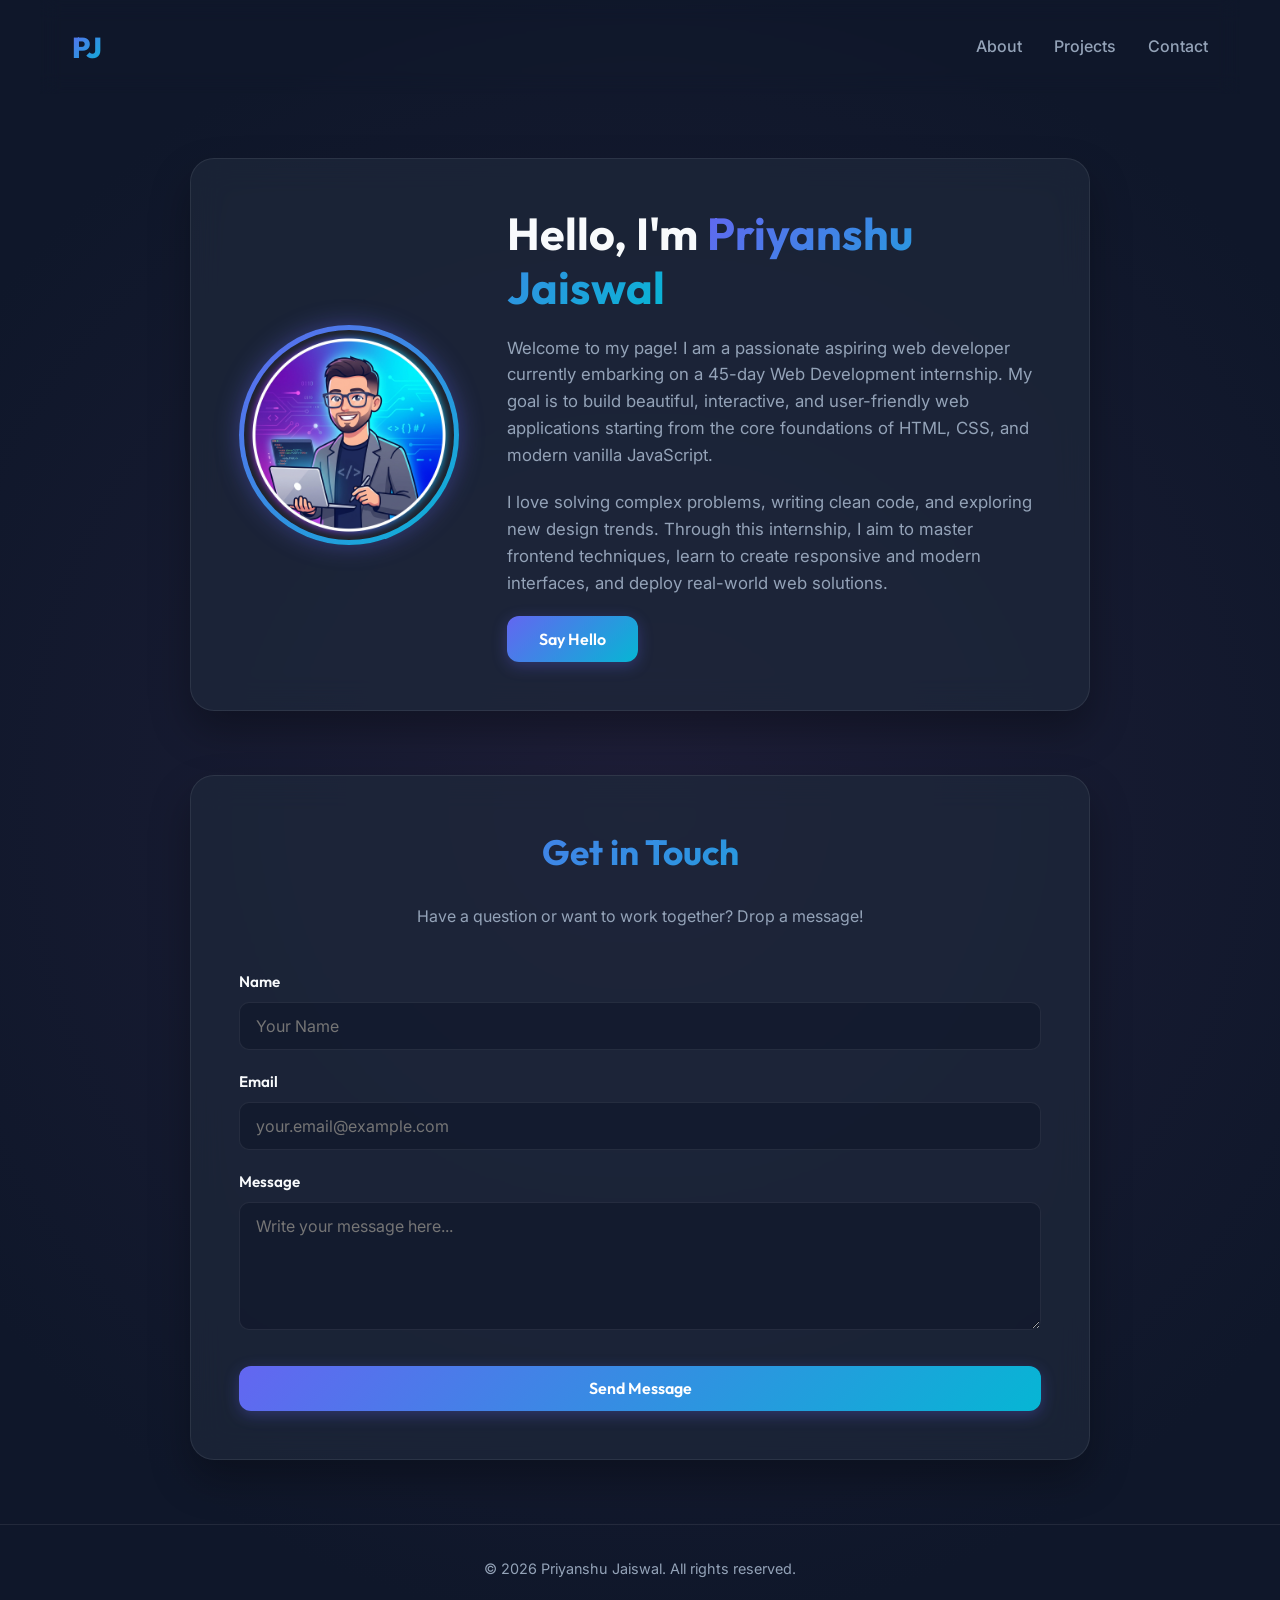
<file: index.html>
<!DOCTYPE html>
<html lang="en">
<head>
    <meta charset="UTF-8">
    <meta name="viewport" content="width=device-width, initial-scale=1.0">
    <meta name="description" content="Personal introduction and portfolio webpage for Priyanshu Jaiswal. Built for Web Development Internship Task 1.">
    <title>Priyanshu Jaiswal | Personal Webpage</title>
    
    <!-- Google Fonts: Outfit (headings) and Inter (body) -->
    <link rel="preconnect" href="https://fonts.googleapis.com">
    <link rel="preconnect" href="https://fonts.gstatic.com" crossorigin>
    <link href="https://fonts.googleapis.com/css2?family=Inter:wght@300;400;500;600&family=Outfit:wght@400;600;700;800&display=swap" rel="stylesheet">
    
    <!-- Link to external stylesheet -->
    <link rel="stylesheet" href="style.css">
</head>
<body>
    <!-- Header Navigation -->
    <header class="header">
        <div class="logo">PJ</div>
        <nav class="nav-menu">
            <a href="#about" class="nav-link" id="nav-about">About</a>
            <a href="#projects" class="nav-link" id="nav-projects">Projects</a>
            <a href="#contact" class="nav-link" id="nav-contact">Contact</a>
        </nav>
    </header>

    <!-- Main Content -->
    <main class="main-content">
        <!-- About Section -->
        <section id="about" class="intro-section">
            <div class="card">
                <!-- Avatar image container -->
                <div class="avatar-container">
                    <img src="profile.png" alt="Priyanshu Jaiswal Profile Picture" class="avatar-img" id="avatar-img">
                </div>
                
                <!-- Text contents -->
                <div class="intro-text">
                    <h1 class="main-heading">Hello, I'm <span class="highlight">Priyanshu Jaiswal</span></h1>
                    <p class="paragraph">
                        Welcome to my page! I am a passionate aspiring web developer currently embarking on a 45-day Web Development internship. My goal is to build beautiful, interactive, and user-friendly web applications starting from the core foundations of HTML, CSS, and modern vanilla JavaScript.
                    </p>
                    <p class="paragraph">
                        I love solving complex problems, writing clean code, and exploring new design trends. Through this internship, I aim to master frontend techniques, learn to create responsive and modern interfaces, and deploy real-world web solutions.
                    </p>
                    
                    <!-- Call to Action button -->
                    <button class="cta-btn" id="greet-btn">Say Hello</button>
                </div>
            </div>
        </section>

        <!-- Contact Section -->
        <section id="contact" class="contact-section">
            <div class="card contact-card">
                <h2 class="section-heading">Get in Touch</h2>
                <p class="section-subheading">Have a question or want to work together? Drop a message!</p>
                
                <form id="contact-form" novalidate>
                    <div class="form-group">
                        <label for="form-name" class="form-label">Name</label>
                        <input type="text" id="form-name" class="form-input" placeholder="Your Name" required autocomplete="name">
                        <span class="error-msg" id="name-error">Name is required</span>
                    </div>
                    
                    <div class="form-group">
                        <label for="form-email" class="form-label">Email</label>
                        <input type="email" id="form-email" class="form-input" placeholder="your.email@example.com" required autocomplete="email">
                        <span class="error-msg" id="email-error">Please enter a valid email address</span>
                    </div>
                    
                    <div class="form-group">
                        <label for="form-message" class="form-label">Message</label>
                        <textarea id="form-message" class="form-input form-textarea" rows="5" placeholder="Write your message here..." required></textarea>
                        <span class="error-msg" id="message-error">Message cannot be empty</span>
                    </div>

                    <!-- Inline Success Alert -->
                    <div class="success-alert" id="success-alert">
                        Message sent successfully! Thank you for reaching out.
                    </div>
                    
                    <button type="submit" class="cta-btn submit-btn" id="submit-btn">Send Message</button>
                </form>
            </div>
        </section>
    </main>

    <!-- Footer -->
    <footer class="footer">
        <p>&copy; 2026 Priyanshu Jaiswal. All rights reserved.</p>
    </footer>

    <!-- Link to JavaScript -->
    <script src="script.js"></script>
</body>
</html>
</file>
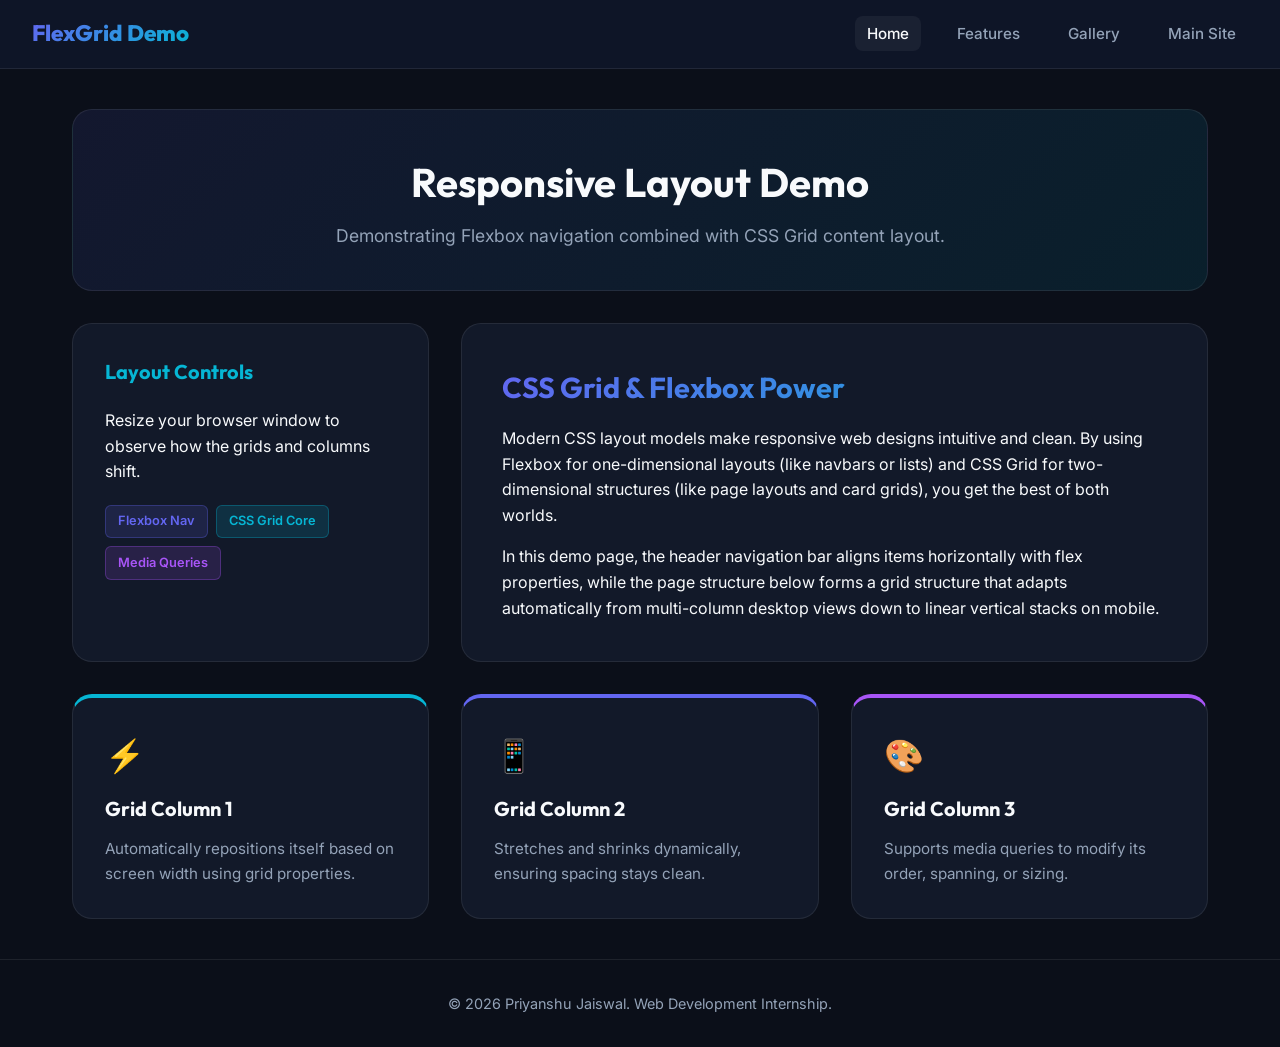
<file: layout.html>
<!DOCTYPE html>
<html lang="en">
<head>
    <meta charset="UTF-8">
    <meta name="viewport" content="width=device-width, initial-scale=1.0">
    <meta name="description" content="Responsive layout demonstration utilizing CSS Flexbox and CSS Grid. Built for Web Development Internship Task 2.">
    <title>Responsive Layout Demo | Flexbox & CSS Grid</title>
    
    <!-- Google Fonts: Outfit & Inter -->
    <link rel="preconnect" href="https://fonts.googleapis.com">
    <link rel="preconnect" href="https://fonts.gstatic.com" crossorigin>
    <link href="https://fonts.googleapis.com/css2?family=Inter:wght@400;500;600&family=Outfit:wght@600;700;800&display=swap" rel="stylesheet">
    
    <link rel="stylesheet" href="layout.css">
</head>
<body>
    <!-- Navigation Bar: Built using CSS Flexbox -->
    <nav class="flex-navbar">
        <div class="navbar-brand">FlexGrid Demo</div>
        
        <!-- Toggle button for mobile navigation menu -->
        <button class="navbar-toggle" id="mobile-menu-toggle" aria-label="Toggle Navigation">
            <span class="bar"></span>
            <span class="bar"></span>
            <span class="bar"></span>
        </button>

        <ul class="navbar-links" id="navbar-links">
            <li><a href="#" class="active">Home</a></li>
            <li><a href="#">Features</a></li>
            <li><a href="#">Gallery</a></li>
            <li><a href="index.html">Main Site</a></li>
        </ul>
    </nav>

    <!-- Content Area: Built using CSS Grid -->
    <main class="grid-container">
        
        <!-- Header Banner Section -->
        <header class="grid-header">
            <h1>Responsive Layout Demo</h1>
            <p>Demonstrating Flexbox navigation combined with CSS Grid content layout.</p>
        </header>

        <!-- Sidebar Navigation/Panel -->
        <aside class="grid-sidebar">
            <h3>Layout Controls</h3>
            <p>Resize your browser window to observe how the grids and columns shift.</p>
            <div class="status-tags">
                <span class="tag tag-flex">Flexbox Nav</span>
                <span class="tag tag-grid">CSS Grid Core</span>
                <span class="tag tag-media">Media Queries</span>
            </div>
        </aside>

        <!-- Main Feature Article -->
        <article class="grid-main-feature">
            <h2>CSS Grid & Flexbox Power</h2>
            <p>
                Modern CSS layout models make responsive web designs intuitive and clean. By using Flexbox for one-dimensional layouts (like navbars or lists) and CSS Grid for two-dimensional structures (like page layouts and card grids), you get the best of both worlds.
            </p>
            <p>
                In this demo page, the header navigation bar aligns items horizontally with flex properties, while the page structure below forms a grid structure that adapts automatically from multi-column desktop views down to linear vertical stacks on mobile.
            </p>
        </article>

        <!-- Dynamic Card 1 -->
        <section class="grid-card card-cyan">
            <div class="card-icon">⚡</div>
            <h3>Grid Column 1</h3>
            <p>Automatically repositions itself based on screen width using grid properties.</p>
        </section>

        <!-- Dynamic Card 2 -->
        <section class="grid-card card-indigo">
            <div class="card-icon">📱</div>
            <h3>Grid Column 2</h3>
            <p>Stretches and shrinks dynamically, ensuring spacing stays clean.</p>
        </section>

        <!-- Dynamic Card 3 -->
        <section class="grid-card card-purple">
            <div class="card-icon">🎨</div>
            <h3>Grid Column 3</h3>
            <p>Supports media queries to modify its order, spanning, or sizing.</p>
        </section>
        
    </main>

    <!-- Footer -->
    <footer class="layout-footer">
        <p>&copy; 2026 Priyanshu Jaiswal. Web Development Internship.</p>
    </footer>

    <!-- Simple JS to toggle navbar on mobile -->
    <script>
        const toggleBtn = document.getElementById('mobile-menu-toggle');
        const navLinks = document.getElementById('navbar-links');
        
        toggleBtn.addEventListener('click', () => {
            navLinks.classList.toggle('active');
            toggleBtn.classList.toggle('active');
        });
    </script>
</body>
</html>
</file>
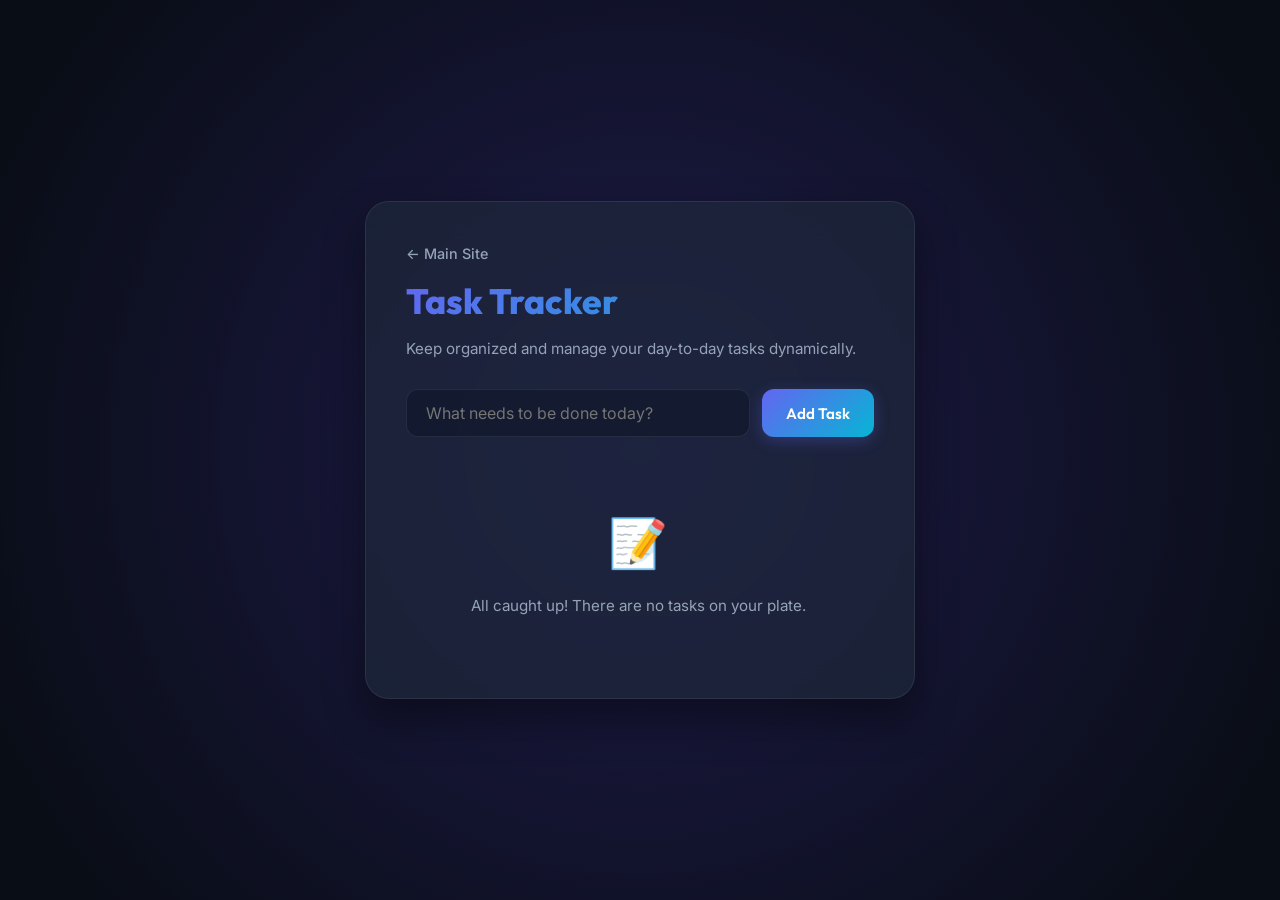
<file: todo.html>
<!DOCTYPE html>
<html lang="en">
<head>
    <meta charset="UTF-8">
    <meta name="viewport" content="width=device-width, initial-scale=1.0">
    <meta name="description" content="Dynamic To-Do list app using vanilla HTML, CSS, and Javascript. Built for Web Development Internship Task 2.">
    <title>Inter-Active To-Do List</title>
    
    <!-- Google Fonts: Outfit & Inter -->
    <link rel="preconnect" href="https://fonts.googleapis.com">
    <link rel="preconnect" href="https://fonts.gstatic.com" crossorigin>
    <link href="https://fonts.googleapis.com/css2?family=Inter:wght@400;500;600&family=Outfit:wght@600;700;800&display=swap" rel="stylesheet">
    
    <link rel="stylesheet" href="todo.css">
</head>
<body>
    <div class="todo-app-container">
        
        <!-- App Header -->
        <header class="todo-header">
            <a href="index.html" class="back-link">&larr; Main Site</a>
            <h1>Task Tracker</h1>
            <p>Keep organized and manage your day-to-day tasks dynamically.</p>
        </header>

        <!-- Input and Add Controls -->
        <div class="todo-input-section">
            <form id="todo-form">
                <input type="text" id="todo-input" placeholder="What needs to be done today?" autocomplete="off">
                <button type="submit" id="add-task-btn">Add Task</button>
            </form>
            <span class="input-error" id="input-error">Please enter a task name!</span>
        </div>

        <!-- Task List Container -->
        <div class="todo-list-section">
            <!-- Empty state illustration container -->
            <div class="empty-state" id="empty-state">
                <div class="empty-icon">📝</div>
                <p>All caught up! There are no tasks on your plate.</p>
            </div>
            
            <ul class="todo-list" id="todo-list">
                <!-- Task list items will be generated here dynamically by javascript -->
            </ul>
        </div>

        <!-- Task Summary Footer (Inline Stats) -->
        <div class="todo-summary" id="todo-summary" style="display: none;">
            <p><span id="task-count">0</span> active tasks pending</p>
            <button class="clear-all-btn" id="clear-all-btn">Clear All</button>
        </div>

    </div>

    <!-- Script File Linking -->
    <script src="todo.js"></script>
</body>
</html>
</file>
<file: style.css>
/* Reset and Base Styles */
* {
    margin: 0;
    padding: 0;
    box-sizing: border-box;
}

:root {
    --bg-dark: #0f172a;
    --bg-card: rgba(30, 41, 59, 0.7);
    --border-color: rgba(255, 255, 255, 0.08);
    --primary-color: #6366f1; /* Indigo gradient start */
    --secondary-color: #06b6d4; /* Cyan gradient end */
    --text-primary: #f8fafc;
    --text-secondary: #94a3b8;
    --font-heading: 'Outfit', sans-serif;
    --font-body: 'Inter', sans-serif;
    --transition-speed: 0.3s;
}

body {
    background: radial-gradient(circle at 50% 50%, #1e1e38 0%, var(--bg-dark) 80%);
    color: var(--text-primary);
    font-family: var(--font-body);
    min-height: 100vh;
    display: flex;
    flex-direction: column;
    overflow-x: hidden;
    line-height: 1.6;
}

/* Header & Navigation */
.header {
    width: 100%;
    max-width: 1200px;
    margin: 0 auto;
    padding: 1.5rem 2rem;
    display: flex;
    justify-content: space-between;
    align-items: center;
    backdrop-filter: blur(10px);
    z-index: 10;
}

.logo {
    font-family: var(--font-heading);
    font-size: 1.8rem;
    font-weight: 800;
    background: linear-gradient(135deg, var(--primary-color), var(--secondary-color));
    -webkit-background-clip: text;
    -webkit-text-fill-color: transparent;
    letter-spacing: -1px;
}

.nav-menu {
    display: flex;
    gap: 2rem;
}

.nav-link {
    color: var(--text-secondary);
    text-decoration: none;
    font-weight: 500;
    font-size: 1rem;
    transition: color var(--transition-speed);
    position: relative;
}

.nav-link::after {
    content: '';
    position: absolute;
    width: 0;
    height: 2px;
    bottom: -4px;
    left: 0;
    background-color: var(--secondary-color);
    transition: width var(--transition-speed);
}

.nav-link:hover {
    color: var(--text-primary);
}

.nav-link:hover::after {
    width: 100%;
}

/* Main Content Area */
.main-content {
    flex: 1;
    display: flex;
    flex-direction: column;
    justify-content: center;
    align-items: center;
    gap: 4rem;
    padding: 4rem 2rem;
    width: 100%;
}

.intro-section {
    max-width: 900px;
    width: 100%;
    animation: fadeIn 1s ease-out;
}

/* Glassmorphic Card Styling */
.card {
    background: var(--bg-card);
    border: 1px solid var(--border-color);
    border-radius: 24px;
    padding: 3rem;
    display: flex;
    gap: 3rem;
    align-items: center;
    box-shadow: 0 20px 40px rgba(0, 0, 0, 0.3);
    backdrop-filter: blur(16px);
}

/* Profile Image Styling */
.avatar-container {
    flex-shrink: 0;
    width: 220px;
    height: 220px;
    border-radius: 50%;
    background: linear-gradient(135deg, var(--primary-color), var(--secondary-color));
    padding: 5px; /* Creates the border glow frame */
    box-shadow: 0 0 25px rgba(99, 102, 241, 0.4);
    transition: transform var(--transition-speed), box-shadow var(--transition-speed);
}

.avatar-img {
    width: 100%;
    height: 100%;
    object-fit: cover;
    border-radius: 50%;
    background-color: var(--bg-dark);
}

.avatar-container:hover {
    transform: scale(1.05);
    box-shadow: 0 0 35px rgba(6, 182, 212, 0.6);
}

/* Intro Text styling */
.intro-text {
    flex: 1;
    display: flex;
    flex-direction: column;
    gap: 1.25rem;
}

.main-heading {
    font-family: var(--font-heading);
    font-size: 2.8rem;
    font-weight: 700;
    line-height: 1.2;
}

.highlight {
    background: linear-gradient(135deg, var(--primary-color), var(--secondary-color));
    -webkit-background-clip: text;
    -webkit-text-fill-color: transparent;
}

.paragraph {
    color: var(--text-secondary);
    font-size: 1.05rem;
}

/* Button with Gradient and Micro-animation */
.cta-btn {
    align-self: flex-start;
    padding: 0.8rem 2rem;
    border: none;
    border-radius: 12px;
    background: linear-gradient(135deg, var(--primary-color), var(--secondary-color));
    color: white;
    font-family: var(--font-heading);
    font-size: 1rem;
    font-weight: 600;
    cursor: pointer;
    box-shadow: 0 4px 15px rgba(99, 102, 241, 0.3);
    transition: transform var(--transition-speed), box-shadow var(--transition-speed);
}

.cta-btn:hover {
    transform: translateY(-2px);
    box-shadow: 0 6px 20px rgba(6, 182, 212, 0.5);
}

.cta-btn:active {
    transform: translateY(0);
}

/* Footer Styling */
.footer {
    text-align: center;
    padding: 2rem;
    color: var(--text-secondary);
    font-size: 0.9rem;
    border-top: 1px solid var(--border-color);
}

/* Keyframe Animations */
@keyframes fadeIn {
    from {
        opacity: 0;
        transform: translateY(20px);
    }
    to {
        opacity: 1;
        transform: translateY(0);
    }
}

/* Media Queries for responsiveness */
@media (max-width: 768px) {
    .card {
        flex-direction: column;
        text-align: center;
        padding: 2rem;
        gap: 2rem;
    }

    .cta-btn {
        align-self: center;
    }

    .main-heading {
        font-size: 2.2rem;
    }
}

/* Contact Section Styling */
.contact-section {
    max-width: 900px;
    width: 100%;
    animation: fadeIn 1s ease-out;
}

.contact-card {
    flex-direction: column;
    align-items: stretch;
    gap: 1.5rem;
}

.section-heading {
    font-family: var(--font-heading);
    font-size: 2.2rem;
    font-weight: 700;
    text-align: center;
    background: linear-gradient(135deg, var(--primary-color), var(--secondary-color));
    -webkit-background-clip: text;
    -webkit-text-fill-color: transparent;
}

.section-subheading {
    color: var(--text-secondary);
    text-align: center;
    font-size: 1rem;
    margin-bottom: 1rem;
}

#contact-form {
    display: flex;
    flex-direction: column;
    gap: 1.25rem;
}

.form-group {
    display: flex;
    flex-direction: column;
    gap: 0.5rem;
}

.form-label {
    font-family: var(--font-heading);
    font-size: 0.95rem;
    font-weight: 600;
    color: var(--text-primary);
}

.form-input {
    width: 100%;
    padding: 0.8rem 1rem;
    border-radius: 10px;
    border: 1px solid var(--border-color);
    background-color: rgba(15, 23, 42, 0.6);
    color: var(--text-primary);
    font-family: var(--font-body);
    font-size: 1rem;
    transition: border-color var(--transition-speed), box-shadow var(--transition-speed);
}

.form-input:focus {
    outline: none;
    border-color: var(--secondary-color);
    box-shadow: 0 0 10px rgba(6, 182, 212, 0.2);
}

.form-textarea {
    resize: vertical;
    font-family: var(--font-body);
}

.submit-btn {
    width: 100%;
    margin-top: 1rem;
    justify-content: center;
    text-align: center;
}

/* Error States */
.error-msg {
    color: #ef4444;
    font-size: 0.85rem;
    display: none;
    margin-top: 0.25rem;
    animation: slideDown 0.2s ease-out;
}

.form-input.invalid-field {
    border-color: #ef4444;
    box-shadow: 0 0 10px rgba(239, 68, 68, 0.15);
}

/* Inline success alert styling */
.success-alert {
    display: none;
    background-color: rgba(16, 185, 129, 0.15);
    border: 1px solid rgba(16, 185, 129, 0.3);
    color: #10b981;
    padding: 1rem;
    border-radius: 12px;
    font-size: 0.95rem;
    text-align: center;
    font-weight: 500;
    animation: fadeIn 0.4s ease-out;
}

@keyframes slideDown {
    from {
        opacity: 0;
        transform: translateY(-5px);
    }
    to {
        opacity: 1;
        transform: translateY(0);
    }
}
</file>
<file: layout.css>
/* Reset and Variables */
* {
    margin: 0;
    padding: 0;
    box-sizing: border-box;
}

:root {
    --bg-dark: #0b0f19;
    --bg-card: rgba(22, 30, 49, 0.7);
    --border-color: rgba(255, 255, 255, 0.08);
    --text-primary: #f8fafc;
    --text-secondary: #94a3b8;
    --font-heading: 'Outfit', sans-serif;
    --font-body: 'Inter', sans-serif;
    
    --color-cyan: #06b6d4;
    --color-indigo: #6366f1;
    --color-purple: #a855f7;
    --transition-speed: 0.3s;
}

/* Fix 1: Added smooth scroll behavior for better user experience */
html {
    scroll-behavior: smooth;
}

body {
    background-color: var(--bg-dark);
    color: var(--text-primary);
    font-family: var(--font-body);
    line-height: 1.6;
    min-height: 100vh;
    display: flex;
    flex-direction: column;
}

/* ==========================================================================
   Flexbox Navbar Styling
   ========================================================================== */
.flex-navbar {
    display: flex;
    justify-content: space-between;
    align-items: center;
    background-color: rgba(15, 23, 42, 0.9);
    padding: 1rem 2rem;
    border-bottom: 1px solid var(--border-color);
    position: sticky;
    top: 0;
    z-index: 100;
    backdrop-filter: blur(10px);
}

.navbar-brand {
    font-family: var(--font-heading);
    font-size: 1.4rem;
    font-weight: 800;
    background: linear-gradient(135deg, var(--color-indigo), var(--color-cyan));
    -webkit-background-clip: text;
    -webkit-text-fill-color: transparent;
}

.navbar-links {
    display: flex;
    list-style: none;
    gap: 1.5rem;
}

.navbar-links a {
    color: var(--text-secondary);
    text-decoration: none;
    font-weight: 500;
    font-size: 0.95rem;
    padding: 0.5rem 0.75rem;
    border-radius: 8px;
    transition: color var(--transition-speed), background-color var(--transition-speed);
}

.navbar-links a:hover,
.navbar-links a.active {
    color: var(--text-primary);
    background-color: rgba(255, 255, 255, 0.05);
}

/* Mobile Navbar Toggle Button */
.navbar-toggle {
    display: none;
    flex-direction: column;
    justify-content: space-between;
    width: 25px;
    height: 18px;
    background: transparent;
    border: none;
    cursor: pointer;
}

.navbar-toggle .bar {
    width: 100%;
    height: 3px;
    background-color: var(--text-primary);
    border-radius: 2px;
    transition: transform var(--transition-speed), opacity var(--transition-speed);
}

/* ==========================================================================
   CSS Grid Content Layout
   ========================================================================== */
.grid-container {
    flex: 1;
    max-width: 1200px;
    width: 100%;
    margin: 0 auto;
    padding: 2.5rem 2rem;
    
    /* Grid Definition */
    display: grid;
    grid-template-columns: repeat(3, 1fr); /* 3 equal columns */
    gap: 2rem;
}

/* Grid Child items - Desktop Defaults */
.grid-header {
    grid-column: span 3; /* Spans across all 3 columns */
    text-align: center;
    background: linear-gradient(135deg, rgba(99, 102, 241, 0.1), rgba(6, 182, 212, 0.1));
    border: 1px solid var(--border-color);
    padding: 2.5rem;
    border-radius: 20px;
    
    /* Fix 2: Prevent word break issues on larger text headers */
    word-wrap: break-word;
    overflow-wrap: break-word;
}

.grid-header h1 {
    font-family: var(--font-heading);
    font-size: 2.5rem;
    font-weight: 700;
    margin-bottom: 0.5rem;
}

.grid-header p {
    color: var(--text-secondary);
    font-size: 1.1rem;
}

.grid-sidebar {
    grid-column: span 1; /* Spans 1 column */
    background-color: var(--bg-card);
    border: 1px solid var(--border-color);
    padding: 2rem;
    border-radius: 20px;
    display: flex;
    flex-direction: column;
    gap: 1.25rem;
}

.grid-sidebar h3 {
    font-family: var(--font-heading);
    font-size: 1.25rem;
    color: var(--color-cyan);
}

.status-tags {
    display: flex;
    flex-wrap: wrap;
    gap: 0.5rem;
}

.tag {
    font-size: 0.8rem;
    padding: 0.35rem 0.75rem;
    border-radius: 6px;
    font-weight: 600;
}

.tag-flex {
    background-color: rgba(99, 102, 241, 0.15);
    color: var(--color-indigo);
    border: 1px solid rgba(99, 102, 241, 0.3);
}

.tag-grid {
    background-color: rgba(6, 182, 212, 0.15);
    color: var(--color-cyan);
    border: 1px solid rgba(6, 182, 212, 0.3);
}

.tag-media {
    background-color: rgba(168, 85, 247, 0.15);
    color: var(--color-purple);
    border: 1px solid rgba(168, 85, 247, 0.3);
}

.grid-main-feature {
    grid-column: span 2; /* Spans remaining 2 columns */
    background-color: var(--bg-card);
    border: 1px solid var(--border-color);
    padding: 2.5rem;
    border-radius: 20px;
    display: flex;
    flex-direction: column;
    gap: 1rem;
}

.grid-main-feature h2 {
    font-family: var(--font-heading);
    font-size: 1.8rem;
    background: linear-gradient(135deg, var(--color-indigo), var(--color-cyan));
    -webkit-background-clip: text;
    -webkit-text-fill-color: transparent;
}

/* Grid Cards (Column elements) */
.grid-card {
    grid-column: span 1; /* Spans 1 column each, layout stacks them side by side */
    background-color: var(--bg-card);
    border: 1px solid var(--border-color);
    padding: 2rem;
    border-radius: 20px;
    display: flex;
    flex-direction: column;
    gap: 0.75rem;
    transition: transform var(--transition-speed), box-shadow var(--transition-speed);
}

.grid-card:hover {
    transform: translateY(-5px);
    box-shadow: 0 10px 25px rgba(0, 0, 0, 0.4);
}

.card-icon {
    font-size: 2rem;
}

.grid-card h3 {
    font-family: var(--font-heading);
    font-size: 1.25rem;
}

.grid-card p {
    color: var(--text-secondary);
    font-size: 0.95rem;
}

/* Card theme borders */
.card-cyan { border-top: 4px solid var(--color-cyan); }
.card-indigo { border-top: 4px solid var(--color-indigo); }
.card-purple { border-top: 4px solid var(--color-purple); }

/* Footer styling */
.layout-footer {
    text-align: center;
    padding: 2rem;
    border-top: 1px solid var(--border-color);
    color: var(--text-secondary);
    font-size: 0.9rem;
    margin-top: auto;
}

/* ==========================================================================
   Responsive Media Queries
   ========================================================================== */

/* TABLET LAYOUT (max-width: 992px) */
@media (max-width: 992px) {
    .grid-container {
        grid-template-columns: repeat(2, 1fr); /* Transition from 3 to 2 columns */
        gap: 1.5rem;
        padding: 2rem 1.5rem;
    }
    
    .grid-header {
        grid-column: span 2;
    }
    
    .grid-sidebar {
        grid-column: span 1;
    }
    
    .grid-main-feature {
        grid-column: span 1; /* Main section shrinks to share row with sidebar */
    }
    
    .grid-card {
        grid-column: span 1; /* Fits nicely in 2-column setup */
    }
}

/* MOBILE LAYOUT (max-width: 768px) */
@media (max-width: 768px) {
    .navbar-toggle {
        display: flex; /* Show Hamburger Icon */
    }
    
    /* Make Hamburger cross when active */
    .navbar-toggle.active .bar:nth-child(1) {
        transform: translateY(7px) rotate(45deg);
    }
    .navbar-toggle.active .bar:nth-child(2) {
        opacity: 0;
    }
    .navbar-toggle.active .bar:nth-child(3) {
        transform: translateY(-8px) rotate(-45deg);
    }

    /* Fix 3: Added transition opacity/transform to make mobile menu toggle fluid */
    .navbar-links {
        position: absolute;
        top: 100%;
        left: 0;
        width: 100%;
        flex-direction: column;
        background-color: rgba(15, 23, 42, 0.95);
        border-bottom: 1px solid var(--border-color);
        padding: 1.5rem;
        gap: 1rem;
        display: none;
        box-shadow: 0 10px 20px rgba(0, 0, 0, 0.3);
        opacity: 0;
        transform: translateY(-10px);
        transition: opacity 0.3s ease, transform 0.3s ease;
    }
    
    .navbar-links.active {
        display: flex; /* Toggle display via JS */
        opacity: 1;
        transform: translateY(0);
    }

    /* Grid container drops to a single vertical column */
    .grid-container {
        grid-template-columns: 1fr;
        padding: 1.5rem 1rem;
        gap: 1.25rem;
    }
    
    /* All grid children span full width of single column layout */
    .grid-header,
    .grid-sidebar,
    .grid-main-feature,
    .grid-card {
        grid-column: span 1;
    }
    
    .grid-header {
        padding: 1.75rem;
    }
    
    .grid-header h1 {
        font-size: 2rem;
    }
    
    .grid-main-feature {
        padding: 1.5rem;
    }
}

/* Fix 4: Added specific media queries for ultra-small viewports (e.g. mobile <380px) */
@media (max-width: 380px) {
    .grid-container {
        padding: 1rem 0.5rem;
        gap: 1rem;
    }

    .flex-navbar {
        padding: 1rem;
    }

    .navbar-brand {
        font-size: 1.2rem;
    }

    .grid-header {
        padding: 1.25rem;
    }

    .grid-header h1 {
        font-size: 1.6rem;
    }

    .grid-sidebar, .grid-main-feature, .grid-card {
        padding: 1.25rem 1rem;
        border-radius: 12px;
    }
}
</file>
<file: todo.css>
/* Reset and Variables */
* {
    margin: 0;
    padding: 0;
    box-sizing: border-box;
}

:root {
    --bg-dark: #090d16;
    --bg-card: rgba(30, 41, 59, 0.7);
    --border-color: rgba(255, 255, 255, 0.08);
    --text-primary: #f8fafc;
    --text-secondary: #94a3b8;
    --font-heading: 'Outfit', sans-serif;
    --font-body: 'Inter', sans-serif;
    
    --primary-color: #6366f1; /* Indigo */
    --secondary-color: #06b6d4; /* Cyan */
    --danger-color: #ef4444; /* Red */
    --success-color: #10b981; /* Green */
    --transition-speed: 0.3s;
}

body {
    background: radial-gradient(circle at 50% 50%, #1e1b4b 0%, var(--bg-dark) 90%);
    color: var(--text-primary);
    font-family: var(--font-body);
    min-height: 100vh;
    display: flex;
    justify-content: center;
    align-items: center;
    padding: 2rem 1rem;
    line-height: 1.6;
}

/* App Container Card */
.todo-app-container {
    background: var(--bg-card);
    border: 1px solid var(--border-color);
    border-radius: 24px;
    padding: 2.5rem;
    max-width: 550px;
    width: 100%;
    box-shadow: 0 20px 40px rgba(0, 0, 0, 0.4);
    backdrop-filter: blur(16px);
    display: flex;
    flex-direction: column;
    gap: 1.75rem;
}

/* App Header */
.todo-header {
    display: flex;
    flex-direction: column;
    gap: 0.5rem;
}

.back-link {
    color: var(--text-secondary);
    text-decoration: none;
    font-size: 0.9rem;
    font-weight: 500;
    align-self: flex-start;
    transition: color var(--transition-speed);
}

.back-link:hover {
    color: var(--secondary-color);
}

.todo-header h1 {
    font-family: var(--font-heading);
    font-size: 2.2rem;
    font-weight: 800;
    background: linear-gradient(135deg, var(--primary-color), var(--secondary-color));
    -webkit-background-clip: text;
    -webkit-text-fill-color: transparent;
}

.todo-header p {
    color: var(--text-secondary);
    font-size: 0.95rem;
}

/* Input Form Controls */
.todo-input-section {
    display: flex;
    flex-direction: column;
    gap: 0.5rem;
}

#todo-form {
    display: flex;
    gap: 0.75rem;
}

#todo-input {
    flex: 1;
    background-color: rgba(15, 23, 42, 0.6);
    border: 1px solid var(--border-color);
    border-radius: 12px;
    padding: 0.8rem 1.2rem;
    color: var(--text-primary);
    font-family: var(--font-body);
    font-size: 1rem;
    transition: border-color var(--transition-speed), box-shadow var(--transition-speed);
}

#todo-input:focus {
    outline: none;
    border-color: var(--secondary-color);
    box-shadow: 0 0 10px rgba(6, 182, 212, 0.2);
}

#add-task-btn {
    background: linear-gradient(135deg, var(--primary-color), var(--secondary-color));
    border: none;
    border-radius: 12px;
    padding: 0.8rem 1.5rem;
    color: white;
    font-family: var(--font-heading);
    font-weight: 600;
    font-size: 0.95rem;
    cursor: pointer;
    box-shadow: 0 4px 15px rgba(99, 102, 241, 0.3);
    transition: transform var(--transition-speed), box-shadow var(--transition-speed);
}

#add-task-btn:hover {
    transform: translateY(-1px);
    box-shadow: 0 6px 20px rgba(6, 182, 212, 0.5);
}

#add-task-btn:active {
    transform: translateY(0);
}

.input-error {
    color: var(--danger-color);
    font-size: 0.85rem;
    display: none;
    margin-left: 0.25rem;
    animation: slideDown 0.2s ease-out;
}

/* Empty State illustration */
.empty-state {
    text-align: center;
    padding: 2.5rem 1rem;
    display: flex;
    flex-direction: column;
    align-items: center;
    gap: 0.75rem;
    animation: fadeIn var(--transition-speed) ease-out;
}

.empty-icon {
    font-size: 3rem;
}

.empty-state p {
    color: var(--text-secondary);
    font-size: 0.95rem;
}

/* Task List Items */
.todo-list-section {
    min-height: 100px;
    max-height: 350px;
    overflow-y: auto;
    padding-right: 0.25rem;
}

/* Custom Scrollbar */
.todo-list-section::-webkit-scrollbar {
    width: 6px;
}

.todo-list-section::-webkit-scrollbar-track {
    background: transparent;
}

.todo-list-section::-webkit-scrollbar-thumb {
    background-color: var(--border-color);
    border-radius: 3px;
}

.todo-list {
    list-style: none;
    display: flex;
    flex-direction: column;
    gap: 0.75rem;
}

.todo-item {
    display: flex;
    justify-content: space-between;
    align-items: center;
    background-color: rgba(15, 23, 42, 0.4);
    border: 1px solid var(--border-color);
    border-radius: 12px;
    padding: 0.8rem 1rem;
    transition: transform var(--transition-speed), border-color var(--transition-speed), background-color var(--transition-speed);
    animation: slideIn 0.3s ease-out;
}

.todo-item:hover {
    background-color: rgba(15, 23, 42, 0.6);
    border-color: rgba(99, 102, 241, 0.3);
}

/* Left task layout */
.todo-item-content {
    display: flex;
    align-items: center;
    gap: 0.75rem;
    cursor: pointer;
    flex: 1;
}

/* Custom checkbox circle styling */
.todo-checkbox {
    width: 20px;
    height: 20px;
    border-radius: 50%;
    border: 2px solid var(--text-secondary);
    position: relative;
    transition: border-color var(--transition-speed), background-color var(--transition-speed);
}

.todo-checkbox::after {
    content: '✓';
    color: white;
    font-size: 0.75rem;
    font-weight: 800;
    position: absolute;
    top: 50%;
    left: 50%;
    transform: translate(-50%, -50%) scale(0);
    transition: transform 0.2s cubic-bezier(0.175, 0.885, 0.32, 1.275);
}

.todo-text {
    font-size: 0.95rem;
    transition: color var(--transition-speed), text-decoration var(--transition-speed);
}

/* Checked Task Styles */
.todo-item.checked {
    border-color: rgba(16, 185, 129, 0.2);
}

.todo-item.checked .todo-checkbox {
    border-color: var(--success-color);
    background-color: var(--success-color);
}

.todo-item.checked .todo-checkbox::after {
    transform: translate(-50%, -50%) scale(1);
}

.todo-item.checked .todo-text {
    color: var(--text-secondary);
    text-decoration: line-through;
}

/* Action Delete Button */
.delete-btn {
    background: transparent;
    border: none;
    color: var(--text-secondary);
    font-size: 1.1rem;
    cursor: pointer;
    width: 30px;
    height: 30px;
    display: flex;
    justify-content: center;
    align-items: center;
    border-radius: 6px;
    transition: color var(--transition-speed), background-color var(--transition-speed);
}

.delete-btn:hover {
    color: var(--danger-color);
    background-color: rgba(239, 68, 68, 0.1);
}

/* Bottom Stats Panel */
.todo-summary {
    display: flex;
    justify-content: space-between;
    align-items: center;
    border-top: 1px solid var(--border-color);
    padding-top: 1.25rem;
    font-size: 0.9rem;
    color: var(--text-secondary);
}

.clear-all-btn {
    background: transparent;
    border: none;
    color: var(--text-secondary);
    cursor: pointer;
    font-weight: 500;
    transition: color var(--transition-speed);
}

.clear-all-btn:hover {
    color: var(--danger-color);
}

/* Keyframe Animations */
@keyframes slideIn {
    from {
        opacity: 0;
        transform: translateY(10px);
    }
    to {
        opacity: 1;
        transform: translateY(0);
    }
}

@keyframes slideDown {
    from {
        opacity: 0;
        transform: translateY(-5px);
    }
    to {
        opacity: 1;
        transform: translateY(0);
    }
}

@keyframes fadeIn {
    from {
        opacity: 0;
    }
    to {
        opacity: 1;
    }
}
</file>
